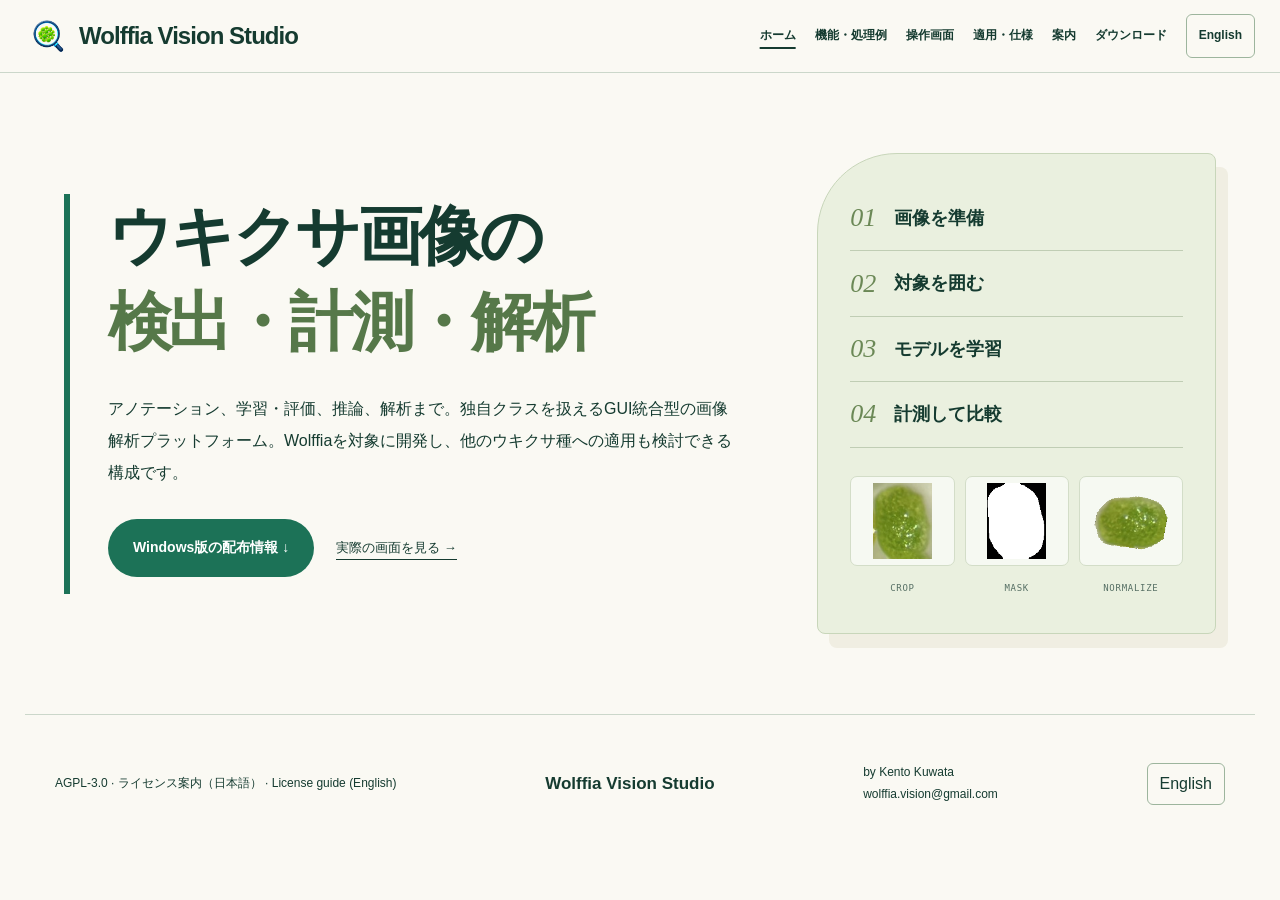
<file: index.html>
<!doctype html><html lang="ja"><head><meta charset="utf-8"><meta name="viewport" content="width=device-width,initial-scale=1"><title>Wolffia Vision Studio | アノテーションから学習・画像解析まで</title><meta name="description" content="アノテーション、学習・評価、推論、解析まで。独自クラスを扱えるGUI統合型の画像解析プラットフォーム。Wolffiaを対象に開発し、他のウキクサ種への適用も検討できる構成です。"><meta property="og:type" content="website"><meta property="og:title" content="Wolffia Vision Studio | アノテーションから学習・画像解析まで"><meta property="og:description" content="アノテーション、学習・評価、推論、解析まで。独自クラスを扱えるGUI統合型の画像解析プラットフォーム。Wolffiaを対象に開発し、他のウキクサ種への適用も検討できる構成です。"><meta name="twitter:card" content="summary"><link rel="icon" type="image/png" href="assets/icon.png"><link rel="shortcut icon" type="image/png" href="assets/icon.png"><link rel="stylesheet" href="style.css"><link rel="stylesheet" href="enhancements.css"><link rel="stylesheet" href="editorial.css"><style>#dataset-request p{max-width:78ch}#dataset-request li{margin:.4em 0}.brand{min-width:0}.brand>span{overflow-wrap:normal}@media(max-width:480px){header .brand{font-size:17px;max-width:75%}}</style><style>.download>div:first-child{display:flex;flex-direction:column;min-width:0}.download>div:first-child>.release-warning{margin-top:auto;border:1px solid #91b99a;border-radius:12px;padding:18px;background:#ffffff0d;color:#f3f6df}.release-warning h3{font-size:1.15rem;margin:0 0 10px}.release-warning p{font-size:.82rem;line-height:1.75;margin:0 0 12px}.release-warning a{text-decoration:underline;font-weight:700;color:#eef6bd}.screenshot-crop{aspect-ratio:auto!important}.screenshot-crop img{transform:none!important;object-fit:contain!important}.lightbox-crop img{transform:none!important}@media(max-width:800px){.download>div:first-child>.release-warning{margin-top:28px}}</style><meta property="og:site_name" content="Wolffia Vision Studio"><link rel="canonical" href="https://wolffiavision-code.github.io/wolffia-vision-studio/"><link rel="alternate" hreflang="ja" href="https://wolffiavision-code.github.io/wolffia-vision-studio/"><link rel="alternate" hreflang="en" href="https://wolffiavision-code.github.io/wolffia-vision-studio/en/"><link rel="alternate" hreflang="x-default" href="https://wolffiavision-code.github.io/wolffia-vision-studio/"><meta property="og:url" content="https://wolffiavision-code.github.io/wolffia-vision-studio/"><meta property="og:image" content="https://wolffiavision-code.github.io/wolffia-vision-studio/assets/icon.png"><script type="application/ld+json">A{"@context":"https://schema.org","@type":"WebSite","name":"Wolffia Vision Studio","alternateName":"Wolffia Vision","url":"https://wolffiavision-code.github.io/wolffia-vision-studio/","inLanguage":["ja","en"]}</script></head><body><a class="skip" href="#main">本文へ移動</a><header><a class="brand" href="#page-home" data-route="home"><img src="assets/icon.png" width="44" height="44" alt=""><span>Wolffia Vision Studio</span></a><button class="menu-toggle" aria-expanded="false" aria-controls="main-nav">メニュー ☰</button><nav id="main-nav" aria-label="メインナビゲーション"><a href="#page-home" data-route="home">ホーム</a><a href="#page-workflow" data-route="workflow">機能・処理例</a><a href="#page-interface" data-route="interface">操作画面</a><a href="#page-adapt" data-route="adapt">適用・仕様</a><a href="#page-guide" data-route="guide">案内</a><a href="#page-download" data-route="download">ダウンロード</a><a class="language-link" href="en/" hreflang="en">English</a></nav></header><main id="main"><section class="hero" data-page="home"><div class="hero-copy"><h1>ウキクサ画像の<br><em>検出・計測・解析</em></h1><p class="lead">アノテーション、学習・評価、推論、解析まで。独自クラスを扱えるGUI統合型の画像解析プラットフォーム。Wolffiaを対象に開発し、他のウキクサ種への適用も検討できる構成です。</p><div class="actions"><a class="primary" href="#page-download" data-route="download">Windows版の配布情報 ↓</a><a class="text-link" href="#page-interface" data-route="interface">実際の画面を見る →</a></div><p class="subtle">Version 1.0.0 · 日本語 / English · PC上で画像処理</p></div><aside class="workflow-panel" aria-label="Workflow"><ol><li><span>01</span><strong>画像を準備</strong></li><li><span>02</span><strong>対象を囲む</strong></li><li><span>03</span><strong>モデルを学習</strong></li><li><span>04</span><strong>計測して比較</strong></li></ol><div class="workflow-specimens"><figure><img src="assets/workflow/crop.jpg" alt="CROP"><figcaption>CROP</figcaption></figure><figure><img src="assets/workflow/mask.png" alt="MASK"><figcaption>MASK</figcaption></figure><figure><img src="assets/workflow/normalized.png" alt="NORMALIZE"><figcaption>NORMALIZE</figcaption></figure></div><p class="specimen-caption">保存済みの同一個体による処理例</p></aside></section><section class="intro" id="workflow" data-page="workflow"><h2>データ作成から<br><em>画像解析まで</em></h2><div class="steps"><article><span class="step-number">01</span><h3>データを作る</h3><p>矩形・マスクの編集、モデル補助、クラス均等型の画像拡張、均等／ランダム分割。</p></article><article><span class="step-number">02</span><h3>モデルを学習する</h3><p>YOLO、SegFormer、LRASPP-MobileNetの学習・追加学習。学習曲線、指標の傾き、検証結果とtest評価。</p></article><article><span class="step-number">03</span><h3>個体を取り出す</h3><p>静止画・連続推論、個体切り抜き、二値マスク、RGBA画像、向き補正。</p></article><article><span class="step-number">04</span><h3>特徴量を計測する</h3><p>面積・長短径・真円度などの計測、CSV、集団分布HTML、形状分別、図表作成。</p></article></div></section><section class="intro example" id="example" data-page="workflow"><h2>検出から特徴量まで：同じ個体を追う</h2><p>保存済みの実行結果を使い、枠Aの個体がどのように処理されるかを示します。</p><div class="example-grid"><figure><h3>01 元画像と検出枠</h3><div class="example-image"><svg viewBox="0 0 1108 1477" role="img" aria-label="元画像の選択した検出枠A"><image href="assets/workflow/original.jpg" width="1108" height="1477"/><rect x="610" y="539" width="102" height="130" fill="none" stroke="#ffda56" stroke-width="8"/><rect x="610" y="486" width="54" height="48" fill="#ffda56"/><text x="622" y="523" font-size="38" font-weight="bold" fill="#18352b">A</text></svg></div><figcaption>保存済み検出座標から、対象Aの枠だけを重ねて表示。</figcaption></figure><figure><h3>02 個体の切り出し</h3><div class="example-image"><img src="assets/workflow/crop.jpg" alt="枠Aから切り出した個体" width="102" height="130" loading="lazy"></div><figcaption>Aの範囲を切り出した保存画像。以降も同じ個体です。</figcaption></figure><figure><h3>03 対象領域の抽出</h3><div class="example-image"><div class="mask-pair"><img src="assets/workflow/overlay.jpg" alt="赤色で示す抽出領域" loading="lazy"><img src="assets/workflow/mask.png" alt="白が対象、黒が背景の二値マスク" loading="lazy"></div></div><figcaption>赤色の重ね合わせと二値マスク。白い領域が計測対象です。</figcaption></figure><figure><h3>04 向き補正と背景除去</h3><div class="example-image"><img src="assets/workflow/normalized.png" alt="長軸を水平にした背景透過画像" width="163" height="141" loading="lazy"></div><figcaption>約79.5°回転し、長軸を水平に。保存済みRGBA画像を表示。</figcaption></figure></div><div class="measurement"><h3>05 特徴量の抽出</h3><p>向き補正後のマスクから得た、保存済みCSVの値です。</p><dl><div><dt>面積</dt><dd>10,607 px²</dd></div><div><dt>楕円の長径</dt><dd>136.82 px</dd></div><div><dt>楕円の短径</dt><dd>97.81 px</dd></div><div><dt>長径／短径</dt><dd>1.399</dd></div><div><dt>真円度</dt><dd>0.765</dd></div></dl><p class="fine">長径・短径は近似楕円の直径です。pxは画素単位で、mmなどへの換算には撮影倍率に対応した校正が必要です。真円度は1に近いほど円形に近い指標です。</p></div><details><summary>処理段階の対応関係</summary><p>同じ検出対象を、切り抜き対応表と内部の個体IDで各処理段階へ対応付けています。</p><p>保存済みの処理例であり、1.0.0の精度ベンチマークではありません。</p></details></section><section class="intro feature-tools" id="annotation-training" data-page="workflow"><h2>アノテーションと学習の機能</h2><div class="hero-tools" aria-label="アノテーションと学習の機能例"><article class="tool-preview annotation-preview"><div class="tool-bar"><strong>アノテーション</strong></div><div class="annotation-layout"><div class="annotation-canvas"><svg viewBox="0 0 1108 1477" role="img" aria-label="提供されたラベルを重ねたアノテーション例"><image href="assets/annotation-example.png" width="1108" height="1477"/><rect x="422.7" y="964.2" width="119.0" height="82.2" fill="none" stroke="#9453c9" stroke-width="4"/><rect x="357.1" y="645.7" width="105.9" height="111.3" fill="none" stroke="#9453c9" stroke-width="4"/><rect x="628.2" y="905.5" width="109.9" height="127.1" fill="none" stroke="#9453c9" stroke-width="4"/><rect x="543.5" y="928.0" width="90.5" height="107.0" fill="none" stroke="#9453c9" stroke-width="4"/><rect x="593.1" y="596.5" width="86.4" height="111.8" fill="none" stroke="#9453c9" stroke-width="4"/><rect x="461.4" y="668.3" width="120.9" height="84.3" fill="none" stroke="#9453c9" stroke-width="4"/><rect x="680.2" y="726.3" width="107.9" height="99.4" fill="none" stroke="#9453c9" stroke-width="4"/><rect x="715.1" y="980.2" width="81.7" height="124.7" fill="none" stroke="#9453c9" stroke-width="4"/><rect x="806.8" y="819.4" width="120.5" height="77.7" fill="none" stroke="#9453c9" stroke-width="4"/><rect x="725.5" y="1095.6" width="120.4" height="116.6" fill="none" stroke="#9453c9" stroke-width="4"/><rect x="681.8" y="513.7" width="117.5" height="95.8" fill="none" stroke="#9453c9" stroke-width="4"/><rect x="925.0" y="865.7" width="107.7" height="118.5" fill="none" stroke="#9453c9" stroke-width="4"/><rect x="698.0" y="604.5" width="121.9" height="90.4" fill="none" stroke="#9453c9" stroke-width="4"/><rect x="640.0" y="1055.8" width="105.6" height="102.3" fill="none" stroke="#9453c9" stroke-width="4"/><rect x="772.7" y="740.0" width="112.5" height="100.7" fill="none" stroke="#9453c9" stroke-width="4"/><rect x="514.6" y="850.2" width="101.4" height="98.3" fill="none" stroke="#9453c9" stroke-width="4"/><rect x="747.2" y="445.1" width="101.1" height="114.4" fill="none" stroke="#9453c9" stroke-width="4"/><rect x="778.7" y="954.1" width="115.8" height="99.1" fill="none" stroke="#9453c9" stroke-width="4"/><rect x="582.3" y="535.6" width="54.1" height="48.9" fill="none" stroke="#d44747" stroke-width="4"/><rect x="743.5" y="818.4" width="48.5" height="45.6" fill="none" stroke="#008864" stroke-width="4"/><rect x="753.7" y="935.5" width="45.9" height="46.3" fill="none" stroke="#008864" stroke-width="4"/><rect x="762.6" y="856.1" width="50.8" height="44.0" fill="none" stroke="#008864" stroke-width="4"/><rect x="769.4" y="704.9" width="47.6" height="43.9" fill="none" stroke="#008864" stroke-width="4"/><rect x="788.6" y="577.4" width="61.1" height="52.0" fill="none" stroke="#008864" stroke-width="4"/><rect x="455.2" y="911.8" width="49.2" height="48.2" fill="none" stroke="#008864" stroke-width="4"/><rect x="255.5" y="768.7" width="40.1" height="41.0" fill="none" stroke="#008864" stroke-width="4"/><rect x="806.8" y="895.8" width="118.9" height="79.0" fill="none" stroke="#9453c9" stroke-width="4"/><rect x="692.1" y="1178.3" width="52.2" height="51.3" fill="none" stroke="#008864" stroke-width="4"/><rect x="607.8" y="888.8" width="44.7" height="48.5" fill="none" stroke="#008864" stroke-width="4"/><rect x="498.9" y="934.1" width="45.5" height="43.1" fill="none" stroke="#008864" stroke-width="4"/><rect x="767.8" y="898.6" width="43.4" height="43.6" fill="none" stroke="#008864" stroke-width="4"/><rect x="286.5" y="722.6" width="124.8" height="89.7" fill="none" stroke="#9453c9" stroke-width="4"/><rect x="646.5" y="674.0" width="112.6" height="71.2" fill="none" stroke="#008864" stroke-width="4"/><rect x="814.8" y="544.1" width="44.4" height="42.7" fill="none" stroke="#008864" stroke-width="4"/><rect x="439.3" y="731.7" width="39.2" height="38.1" fill="none" stroke="#008864" stroke-width="4"/><rect x="361.3" y="799.8" width="36.4" height="30.7" fill="none" stroke="#008864" stroke-width="4"/><rect x="676.7" y="603.4" width="28.0" height="34.7" fill="none" stroke="#008864" stroke-width="4"/><rect x="925.0" y="849.0" width="33.7" height="32.2" fill="none" stroke="#008864" stroke-width="4"/><rect x="267.6" y="644.4" width="92.3" height="106.4" fill="none" stroke="#008864" stroke-width="4"/><rect x="267.5" y="644.8" width="92.3" height="105.9" fill="none" stroke="#9453c9" stroke-width="4"/><rect x="193.5" y="639.2" width="81.9" height="125.3" fill="none" stroke="#008864" stroke-width="4"/><rect x="378.1" y="818.3" width="85.9" height="84.6" fill="none" stroke="#9453c9" stroke-width="4"/><rect x="458.7" y="803.8" width="91.2" height="107.1" fill="none" stroke="#9453c9" stroke-width="4"/><rect x="513.0" y="576.4" width="107.1" height="97.8" fill="none" stroke="#9453c9" stroke-width="4"/></svg><span class="cursor-cross">＋</span></div><ul class="annotation-list"><li><i style="background:#008864"></i>0 vegetative <b>19</b></li><li><i style="background:#9453c9"></i>1 flowering <b>24</b></li><li><i style="background:#d44747"></i>2 dead <b>1</b></li></ul></div><p>提供された矩形ラベルをクラス色で表示。<br>Cキーを押すと、次に新しく作る矩形のクラスIDを循環できます。<br>既存矩形は一覧からクラスを変更できます。<br>全画像への補助ラベリングは1画像ずつ保存します。</p></article><article class="tool-preview training-preview"><div class="tool-bar"><strong>学習状況</strong></div><div class="metric-pills"><b>train loss</b><span>val loss</span><span>precision</span><span>recall</span><span>mAP</span></div><svg class="training-chart" viewBox="0 0 460 220" role="img" aria-label="学習曲線の表示例。実測値ではありません"><path d="M48 20V180H438" fill="none" stroke="#9cae9f"/><path d="M48 46 C110 73 140 88 190 112 S300 151 438 166" fill="none" stroke="#246e49" stroke-width="5"/><path d="M48 59 C105 76 145 99 196 119 S307 145 438 157" fill="none" stroke="#de8d35" stroke-width="5" stroke-dasharray="10 7"/><g fill="#607565" font-size="12"><text x="52" y="207">epoch 1</text><text x="382" y="207">epoch N</text></g></svg><div class="chart-key"><span><i class="train-line"></i>train</span><span><i class="val-line"></i>validation</span></div><p>GUIで学習ログと曲線を確認。Early stopping、optimizer、学習条件を設定できます。図は表示構成の例で、性能値ではありません。</p></article></div></section><section class="screens" id="screens" data-page="interface"><h2>操作画面</h2><p>実際の1.0.0画面です。クリックで拡大できます。ホーム、スペース選択、YOLO操作を掲載し、アノテーションと学習の操作例は機能ページで確認できます。</p><div class="gallery"><figure class="gallery-card"><button class="zoom" data-full="assets/home.png" aria-label="ホーム — 画像を拡大"><span class="screenshot-crop"><img src="assets/home.png" alt="4つのスペースを選ぶ実際のホーム画面。" loading="lazy" width="1570" height="1002"></span><span>ホーム ↗</span></button></figure><figure class="gallery-card"><button class="zoom" data-full="assets/workspace.png" aria-label="推論スペース — 画像を拡大"><span class="screenshot-crop"><img src="assets/workspace.png" alt="推論・処理スペースの作業選択。" loading="lazy" width="1570" height="1002"></span><span>推論スペース ↗</span></button></figure><figure class="gallery-card"><button class="zoom" data-full="assets/yolo.png" aria-label="YOLO操作 — 画像を拡大"><span class="screenshot-crop"><img src="assets/yolo.png" alt="入力・条件・表示領域。精度評価や結果例ではありません。" loading="lazy" width="1570" height="1002"></span><span>YOLO操作 ↗</span></button></figure></div></section><section class="chart-feature intro" id="charts" data-page="workflow"><div><h2>CSVから、<br><em>図と表へ。</em></h2><p>複数ファイルを追加して、列とグループを選択。分布や関係を同じ画面で確認し、図・表・HTMLに保存できます。</p></div><div class="chart-options"><article><span>01</span><h3>分布を見る</h3><p>ヒストグラム・密度曲線・累積分布・箱ひげ図・個体値</p></article><article><span>02</span><h3>関係を見る</h3><p>散布図・傾向線・対数軸・相関ヒートマップ</p></article><article><span>03</span><h3>値をまとめる</h3><p>平均±標準偏差・基本統計量の表</p></article></div></section><section class="intro" id="custom" data-page="adapt"><h2>対象に合わせたクラス設定と追加学習</h2><p>YOLOではクラス名と矩形ラベルを定義し、ご自身の画像で学習できます。標準例はvegetative（栄養個体）、flowering（開花個体）、dead（枯死個体）です。</p><pre class="yaml"><code>nc: 3
names:
  - vegetative
  - flowering
  - dead</code></pre><p class="notice">YAMLを変更するだけで、新クラスを既存モデルが識別するわけではありません。<br>新クラスの教師データと学習が必要です。<br>推論YAMLのクラスIDと順序をモデルに一致させてください。<br>全組合せの自動整合性検査はありません。</p><h3>GUI Fine-Tuning</h3><p>既存重みから、種・系統、倍率、照明、背景などの違いへの適応を試せます。<br>更新が精度向上を保証するものではありません。<br>学習に使わないtest画像で評価してください。<br>領域分割は対象／背景の二値処理で、多クラスマスク学習ではありません。</p><div class="scope"><article><h3>実装・動作確認</h3><p>GUI構築、データ準備、開発PC上でのEXE自己テストを確認。独立した精度評価や別PCの全機能検証とは異なります。</p></article><article><h3>他のウキクサ種への適用</h3><p>Wolffiella、Lemna、Spirodela、Landoltiaなどでも、対象に合わせた教師画像とモデルを用意することで、同じ検出・領域抽出・計測の流れを利用できる可能性があります。<br>既存モデルのそのままの適用や分類精度は未検証です。</p></article><article><h3>検証範囲</h3><p>Windows x64配布物と主要ワークフローを確認。対象種・撮影条件ごとの精度は、利用者の独立testデータで評価してください。</p></article></div></section><section class="intro" id="spec" data-page="adapt"><h2>対応範囲と技術仕様</h2><div class="table-wrap" tabindex="0" role="region" aria-label="Specifications"><table><thead><tr><th>項目</th><th>確認できる内容</th></tr></thead><tbody><tr><th scope="row">OS・実行環境</th><td>Windows x64向けEXEを作成。開発PCでEXEの起動・自己テストを確認。Windows各版・Python未導入PCの動作は未確認。</td></tr><tr><th scope="row">CPU / GPU</th><td>CPUまたは対応するNVIDIA GPUを選択。開発ビルドはPyTorch 2.12.1+cu126。推奨RAM・VRAM、対応ドライバー下限は未確定。</td></tr><tr><th scope="row">保存容量</th><td>セットアップの容量は下の配布情報を参照してください。展開先にも空き容量が必要です。モデル・出力・学習に別途容量が必要。</td></tr><tr><th scope="row">入力画像</th><td>JPG/JPEG、PNG、BMP、TIFF、WEBP。HEIC/HEIFは追加デコーダーに依存。配布EXEでの全形式検証は未完了。</td></tr><tr><th scope="row">アノテーション</th><td>YOLO: imagesとlabels、同名TXT（class_id, x_center, y_center, width, height。座標は0〜1）。マスク: imagesとmasks、同名PNG。</td></tr><tr><th scope="row">モデル</th><td>YOLOの.pt、アプリ対応のSegFormer-B0 / LRASPP-MobileNetV3チェックポイント。任意の他アーキテクチャの重みは非対応。</td></tr><tr><th scope="row">出力</th><td>検出画像・個体画像、マスク、Original / Overlay / Mask / RGBAモンタージュ、normalize画像、CSV、NPZ、JSON、分布HTML。ワークごとに異なります。</td></tr><tr><th scope="row">評価</th><td>YOLO: TP、FP、FN、WC（クラス誤り）、precision、recall、F1、誤判定率、混同行列。誤判定率=(FP+FN+WC)/(TP+FP+FN+WC)。学習時のmAP等とtestワークの指標は別です。公開済み精度ベンチマークはありません。</td></tr><tr><th scope="row">処理と通信</th><td>画像処理はPC内で実行。モデル取得等は外部通信を伴います。依存ライブラリの全通信は監査していません。このWebサイトに画像アップロード機能はありません。</td></tr><tr><th scope="row">形状分別</th><td>MF:母個体候補、DF:娘個体候補、Edge:見切れ・非楕円形の候補。最新ソースはPCA・1〜3群の比較・楕円一致度を用い、画像別の根拠HTMLを出力。生物学的同定ではありません。</td></tr></tbody></table></div></section><section class="intro" id="guide" data-page="guide"><h2>使い始めるために</h2><ol class="instructions"><li><h3>配布情報を確認</h3><p>ダウンロード欄で版、容量、SHA-256を確認します。取得後も同じハッシュであることを照合してください。</p></li><li><h3>セットアップと起動</h3><p>Setup.exeを実行し保存先を選択。スタートメニューから日本語版／English版を開きます。</p></li><li><h3>サンプルで確認</h3><p>「推論・処理」→「YOLO」で画像・モデル・対応YAMLを選択し実行。元画像と結果を確認します。</p></li></ol><p>更新前にプリセット・追加モデル・結果をバックアップし、変更履歴を確認してください。更新後は既知のサンプルで再確認します。</p></section><section class="download" id="download" data-page="download"><div><h2>Windows版を試す</h2><p>初回リリース · 1.0.0</p><p>PC上で画像を処理するWindowsアプリです。</p><aside class="release-warning"><h3>⚠ Windowsの保護警告について</h3><p>この配布物はコード署名なしです。Windowsの保護警告が表示されることがあります。公式配布元とSHA-256を確認し、検査後に信頼できると判断した場合のみ「詳細情報」→「実行」を選択してください。脅威検出やハッシュ不一致の場合は実行しないでください。保護の無効化・除外設定は不要です。管理ポリシー等で実行不可の場合は管理者へ相談してください。</p><a href="WARNINGS_JA.txt">詳しい注意事項</a></aside></div><div class="download-card"><span class="release-label">初回リリース</span><h3>Wolffia Vision Studio</h3><a id="download-link" class="primary" hidden>セットアップを取得 ↓</a><button id="download-pending" class="primary" disabled>配布情報を確認できません</button><p id="release-reason">配布情報を読み込んでいます。</p><a id="source-link" class="text-link" hidden>ソースコード ↗</a><dl id="release-details"></dl><p id="release-hash" class="fine"></p><p class="fine">コード署名なし。動作確認の範囲は配布ファイルの説明をご覧ください。</p></div></section><section class="intro" id="dataset-request" data-page="guide"><h2>教師画像の利用申請</h2><p>教師画像とは、AIに対象の位置や領域を学習させるための画像です。学習には、画像と対になる正解データ（アノテーション）を使います。</p><ul><li>YOLO：画像と、個体を囲む矩形・クラスIDのラベル。</li><li>領域抽出：画像と、個体と背景を区別するマスク。</li></ul><p>このフォームは、Wolffia画像を対象とする教師データの利用申請です。必要な用途とデータ形式をお知らせください。</p><p>提供できる画像・ラベル・マスクの範囲と利用条件は、申請後に個別に確認します。すべての形式や対象種のデータ提供を保証するものではありません。</p><p>アプリの利用自体に申請は不要です。自分で用意した画像とアノテーションでも学習できます。YOLOではクラス名とIDの対応をYAMLに保存します。</p><p>申請フォームから送信します。承認後、取得先とパスワードを個別に案内します。</p><a class="primary" id="external-form" hidden rel="noopener" target="_blank">申請フォームを開く ↗</a><p id="form-pending">フォーム設定を読み込めませんでした。READMEの連絡先をご利用ください。</p></section><section class="faq" id="docs" data-page="guide"><h2>利用案内・FAQ</h2><p>このページには<a href="README.md">日本語README</a>、<a href="README_EN.md">English README</a>、警告・ライセンス案内を掲載しています。検索登録は<a href="SEARCH_CONSOLE_SETUP_JA.md">Search Console設定手順</a>を参照してください。</p><details><summary>プログラミング知識は必要ですか？</summary><p>通常の操作はGUIで行えます。環境導入、モデルやデータの準備、不具合調査には技術的な対応が必要な場合があります。</p></details><details><summary>GPUがなくても使えますか？</summary><p>CPUを選択できます。処理時間はモデル・画像サイズ・環境によって異なり、速度の保証値はありません。</p></details><details><summary>独自画像で学習・クラス追加はできますか？</summary><p>YOLOでは対応するクラス名・矩形ラベル・学習データを準備して学習できます。YAMLの変更だけでは不十分です。マスクは現在二値処理です。</p></details><details><summary>Wolffia以外で使えますか？</summary><p>適用できる可能性があります。<br>対象種の画像に矩形やマスクを付け、YOLOではデータの場所・クラス名をYAMLで設定し、学習・追加学習を行ってください。<br>撮影条件や根・葉状体の扱いも定義し、別のテスト画像で確認します。<br>YAMLの書換えだけではモデルは新しい種やクラスを学びません。</p></details><details><summary>保存先はどこですか？</summary><p>各ワークの出力欄で指定するローカルフォルダです。<br>通常の推論・解析はoutput/practice/run_日時にまとめ、01_yolo、02_crops、03_segmentation、04_features&analysisへ処理段階別に保存します。<br>学習ログとdata.yamlは各finetuneフォルダ内、test結果はweightsの外側となる同じ学習フォルダ直下へ保存できます。<br>出力の生成は正確さの保証ではありません。</p></details><details><summary>MFとEdgeはどう区別しますか？</summary><p>細長さだけでは区別せず、最新ソースはマスクと完全な近似楕円の一致度を利用します。マスク誤りでも一致度は下がるため、候補画像と根拠を確認してください。</p></details><h3>Web変更履歴</h3><p>2026-10-23: 長い1ページ構成を、目的別に切り替える6ページ構成へ変更。クラス均等型拡張、均等分割、学習傾向、RGBAプレビュー、図表条件を反映。</p></section><section class="intro" id="about" data-page="guide"><h2>開発者・ライセンス</h2><p>開発: Kento Kuwata。Wolffiaの画像解析を目的に開発したWindowsアプリケーションです。</p><h3>ソフトウェア・モデル・画像を区別</h3><p>アプリソースはAGPL-3.0として用意しています。<br>第三者ライブラリはそれぞれのライセンスに従います。<br>モデル・サンプル・教師画像の条件は別途確認が必要です。<br>ソフトウェアのライセンスから重みや画像の条件を推定しないでください。</p><h3>他のウキクサの画像処理技術</h3><p>ウキクサや植物の画像処理に関する技術です。対象とする処理や使い方は、それぞれの公開ページで確認できます。</p><ul><li><a href="https://github.com/SamOliveiraLab/Deepweed">Deepweed ↗</a> — ウキクサの領域分割・追跡・成長解析。</li><li><a href="https://github.com/danforthcenter/plantcv">PlantCV ↗</a> — 植物画像の表現型解析。</li></ul><h3>GitHub</h3><p>README・ライセンス・配布情報を確認できます。不具合はIssuesから報告できます。画像やログを添付するときは、個人情報が含まれていないか確認してください。</p><p><a href="https://github.com/wolffiavision-code/wolffia-vision-studio">GitHubページ</a> · <a href="https://github.com/wolffiavision-code/wolffia-vision-studio/releases">Releases</a> · <a href="https://github.com/wolffiavision-code/wolffia-vision-studio/issues">Issues</a></p></section><footer><p><a href="LICENSE">AGPL-3.0</a> · <a href="LICENSE_JA.md">ライセンス案内（日本語）</a> · <a href="LICENSE_EN.md">License guide (English)</a></p><div class="brand">Wolffia Vision Studio</div><p>by Kento Kuwata<br><a href="mailto:wolffia.vision@gmail.com">wolffia.vision@gmail.com</a></p><a class="language-link" href="en/">English</a></footer></main><dialog id="lightbox" aria-label="画像を拡大"><button id="close-lightbox">閉じる ×</button><div class="lightbox-crop"><img id="lightbox-image" alt=""></div><p id="lightbox-caption"></p></dialog><script src="app.js" defer></script><script>fetch('form-config.json').then(r=>r.json()).then(c=>{if(!c.form_url)return;const u=new URL(c.form_url);if(u.protocol!=='https:'||u.username||u.password)return;if(!['forms.gle','docs.google.com','script.google.com'].includes(u.hostname))return;const a=document.querySelector('#external-form');a.href=u.href;a.hidden=false;document.querySelector('#form-pending').hidden=true;}).catch(()=>{});</script></body></html>
</file>
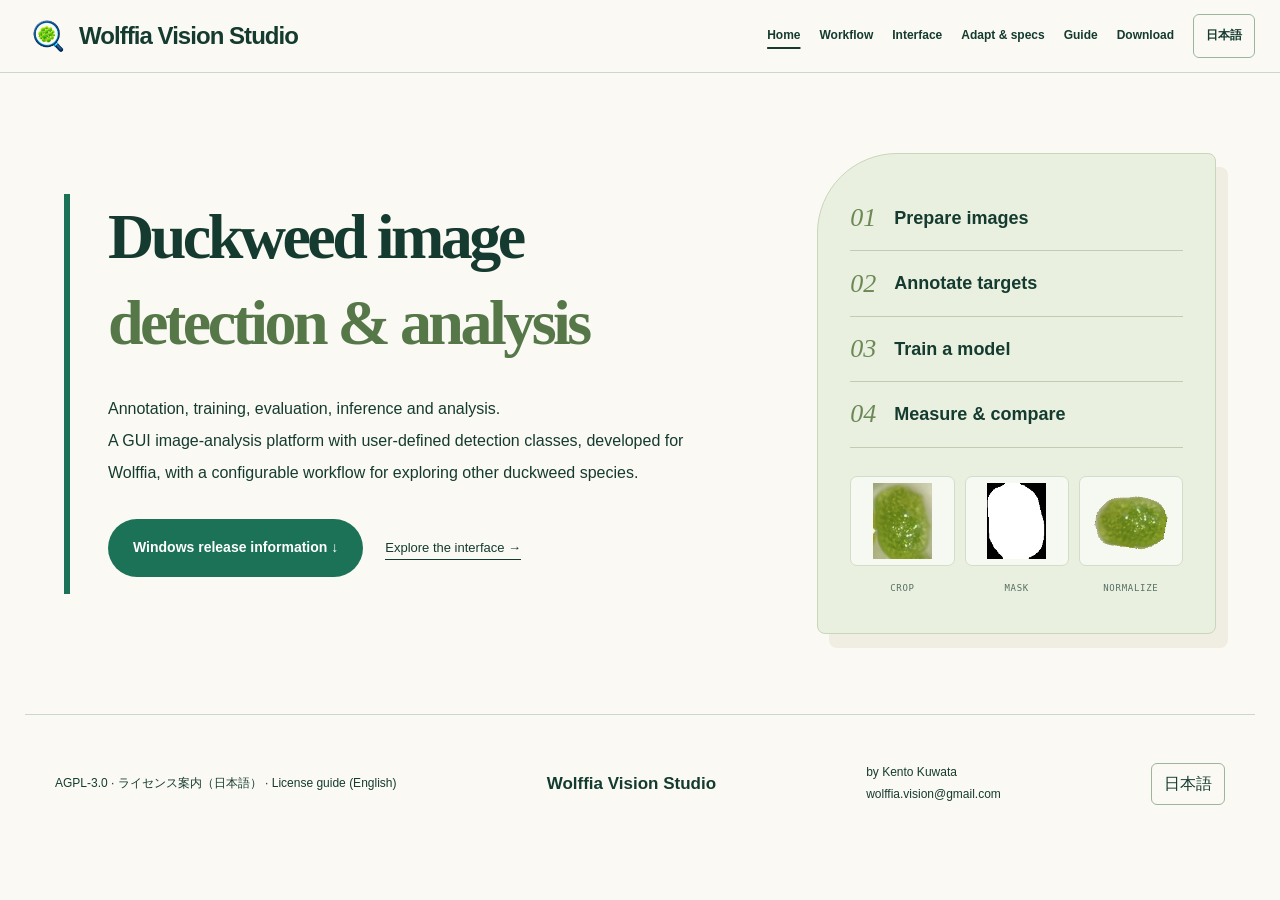
<file: en/index.html>
<!doctype html><html lang="en"><head><meta charset="utf-8"><meta name="viewport" content="width=device-width,initial-scale=1"><title>Wolffia Vision Studio | Annotation, fine-tuning and image analysis</title><meta name="description" content="Annotation, training, evaluation, inference and analysis. A GUI image-analysis platform with user-defined detection classes, developed for Wolffia, with a configurable workflow for exploring other duckweed species."><meta property="og:type" content="website"><meta property="og:title" content="Wolffia Vision Studio | Annotation, fine-tuning and image analysis"><meta property="og:description" content="Annotation, training, evaluation, inference and analysis. A GUI image-analysis platform with user-defined detection classes, developed for Wolffia, with a configurable workflow for exploring other duckweed species."><meta name="twitter:card" content="summary"><link rel="icon" href="../assets/icon.png"><link rel="stylesheet" href="../style.css"><link rel="stylesheet" href="../enhancements.css"><link rel="stylesheet" href="../editorial.css"><style>#dataset-request p{max-width:78ch}#dataset-request li{margin:.4em 0}.brand{min-width:0}.brand>span{overflow-wrap:normal}@media(max-width:480px){header .brand{font-size:17px;max-width:75%}}</style><style>.download>div:first-child{display:flex;flex-direction:column;min-width:0}.download>div:first-child>.release-warning{margin-top:auto;border:1px solid #91b99a;border-radius:12px;padding:18px;background:#ffffff0d;color:#f3f6df}.release-warning h3{font-size:1.15rem;margin:0 0 10px}.release-warning p{font-size:.82rem;line-height:1.75;margin:0 0 12px}.release-warning a{text-decoration:underline;font-weight:700;color:#eef6bd}.screenshot-crop{aspect-ratio:auto!important}.screenshot-crop img{transform:none!important;object-fit:contain!important}.lightbox-crop img{transform:none!important}@media(max-width:800px){.download>div:first-child>.release-warning{margin-top:28px}}</style><meta property="og:site_name" content="Wolffia Vision Studio"><link rel="canonical" href="https://wolffiavision-code.github.io/wolffia-vision-studio/en/"><link rel="alternate" hreflang="ja" href="https://wolffiavision-code.github.io/wolffia-vision-studio/"><link rel="alternate" hreflang="en" href="https://wolffiavision-code.github.io/wolffia-vision-studio/en/"><link rel="alternate" hreflang="x-default" href="https://wolffiavision-code.github.io/wolffia-vision-studio/"><meta property="og:url" content="https://wolffiavision-code.github.io/wolffia-vision-studio/en/"><meta property="og:image" content="https://wolffiavision-code.github.io/wolffia-vision-studio/assets/icon.png"></head><body><a class="skip" href="#main">Skip to content</a><header><a class="brand" href="#page-home" data-route="home"><img src="../assets/icon.png" width="44" height="44" alt=""><span>Wolffia Vision Studio</span></a><button class="menu-toggle" aria-expanded="false" aria-controls="main-nav">Menu ☰</button><nav id="main-nav" aria-label="Main navigation"><a href="#page-home" data-route="home">Home</a><a href="#page-workflow" data-route="workflow">Workflow</a><a href="#page-interface" data-route="interface">Interface</a><a href="#page-adapt" data-route="adapt">Adapt & specs</a><a href="#page-guide" data-route="guide">Guide</a><a href="#page-download" data-route="download">Download</a><a class="language-link" href="../" hreflang="ja">日本語</a></nav></header><main id="main"><section class="hero" data-page="home"><div class="hero-copy"><h1>Duckweed image<br><em>detection & analysis</em></h1><p class="lead">Annotation, training, evaluation, inference and analysis.<br>A GUI image-analysis platform with user-defined detection classes, developed for Wolffia, with a configurable workflow for exploring other duckweed species.</p><div class="actions"><a class="primary" href="#page-download" data-route="download">Windows release information ↓</a><a class="text-link" href="#page-interface" data-route="interface">Explore the interface →</a></div><p class="subtle">Version 1.0.0 · 日本語 / English · Local image processing</p></div><aside class="workflow-panel" aria-label="Workflow"><ol><li><span>01</span><strong>Prepare images</strong></li><li><span>02</span><strong>Annotate targets</strong></li><li><span>03</span><strong>Train a model</strong></li><li><span>04</span><strong>Measure & compare</strong></li></ol><div class="workflow-specimens"><figure><img src="../assets/workflow/crop.jpg" alt="CROP"><figcaption>CROP</figcaption></figure><figure><img src="../assets/workflow/mask.png" alt="MASK"><figcaption>MASK</figcaption></figure><figure><img src="../assets/workflow/normalized.png" alt="NORMALIZE"><figcaption>NORMALIZE</figcaption></figure></div><p class="specimen-caption">Saved processing stages of the same individual</p></aside></section><section class="intro" id="workflow" data-page="workflow"><h2>From datasets<br><em>to image analysis</em></h2><div class="steps"><article><span class="step-number">01</span><h3>Prepare data</h3><p>Box/mask annotation, model assistance, class-balancing augmentation and balanced/random splits.</p></article><article><span class="step-number">02</span><h3>Train models</h3><p>Train or fine-tune YOLO, SegFormer and LRASPP-MobileNet.<br>Inspect learning curves, metric slopes, validation results and held-out tests.</p></article><article><span class="step-number">03</span><h3>Extract individuals</h3><p>Still-image and continuous inference, crops, binary masks, RGBA images and orientation normalization.</p></article><article><span class="step-number">04</span><h3>Explore traits</h3><p>Area, ellipse axes, circularity, CSV, distribution HTML, shape sorting and charts.</p></article></div></section><section class="intro example" id="example" data-page="workflow"><h2>From detection to measurements: one individual</h2><p>Follow individual A through an existing saved processing run.</p><div class="example-grid"><figure><h3>01 Source & detection</h3><div class="example-image"><svg viewBox="0 0 1108 1477" role="img" aria-label="Selected detection box A in the source image"><image href="../assets/workflow/original.jpg" width="1108" height="1477"/><rect x="610" y="539" width="102" height="130" fill="none" stroke="#ffda56" stroke-width="8"/><rect x="610" y="486" width="54" height="48" fill="#ffda56"/><text x="622" y="523" font-size="38" font-weight="bold" fill="#18352b">A</text></svg></div><figcaption>Only box A is displayed using saved detection coordinates.</figcaption></figure><figure><h3>02 Crop</h3><div class="example-image"><img src="../assets/workflow/crop.jpg" alt="Individual cropped from box A" width="102" height="130" loading="lazy"></div><figcaption>Saved crop of box A. The following stages use this same individual.</figcaption></figure><figure><h3>03 Segmentation</h3><div class="example-image"><div class="mask-pair"><img src="../assets/workflow/overlay.jpg" alt="Extracted region shown in red" loading="lazy"><img src="../assets/workflow/mask.png" alt="Binary mask: white foreground, black background" loading="lazy"></div></div><figcaption>Red overlay and binary mask. The white region defines the measurement target.</figcaption></figure><figure><h3>04 Normalize & isolate</h3><div class="example-image"><img src="../assets/workflow/normalized.png" alt="Transparent cutout with the major axis horizontal" width="163" height="141" loading="lazy"></div><figcaption>Rotated by approximately 79.5° to align the major axis. Saved RGBA output.</figcaption></figure></div><div class="measurement"><h3>05 Feature extraction</h3><p>Values from the saved CSV, measured using the orientation-normalized mask.</p><dl><div><dt>Area</dt><dd>10,607 px²</dd></div><div><dt>Ellipse major axis</dt><dd>136.82 px</dd></div><div><dt>Ellipse minor axis</dt><dd>97.81 px</dd></div><div><dt>Major / minor</dt><dd>1.399</dd></div><div><dt>Circularity</dt><dd>0.765</dd></div></dl><p class="fine">Axes are fitted-ellipse diameters.<br>Values in pixels require image-scale calibration before conversion to physical units.<br>Circularity approaches 1 for a circular shape.</p></div><details><summary>Stage correspondence</summary><p>The same detection is linked across stages by the crop manifest and an internal object ID.</p><p>This is a saved processing example, not a 1.0.0 accuracy benchmark.</p></details></section><section class="intro feature-tools" id="annotation-training" data-page="workflow"><h2>Annotation and training features</h2><div class="hero-tools" aria-label="Annotation and training feature examples"><article class="tool-preview annotation-preview"><div class="tool-bar"><strong>Annotation</strong></div><div class="annotation-layout"><div class="annotation-canvas"><svg viewBox="0 0 1108 1477" role="img" aria-label="Annotation example using the supplied labels"><image href="../assets/annotation-example.png" width="1108" height="1477"/><rect x="422.7" y="964.2" width="119.0" height="82.2" fill="none" stroke="#9453c9" stroke-width="4"/><rect x="357.1" y="645.7" width="105.9" height="111.3" fill="none" stroke="#9453c9" stroke-width="4"/><rect x="628.2" y="905.5" width="109.9" height="127.1" fill="none" stroke="#9453c9" stroke-width="4"/><rect x="543.5" y="928.0" width="90.5" height="107.0" fill="none" stroke="#9453c9" stroke-width="4"/><rect x="593.1" y="596.5" width="86.4" height="111.8" fill="none" stroke="#9453c9" stroke-width="4"/><rect x="461.4" y="668.3" width="120.9" height="84.3" fill="none" stroke="#9453c9" stroke-width="4"/><rect x="680.2" y="726.3" width="107.9" height="99.4" fill="none" stroke="#9453c9" stroke-width="4"/><rect x="715.1" y="980.2" width="81.7" height="124.7" fill="none" stroke="#9453c9" stroke-width="4"/><rect x="806.8" y="819.4" width="120.5" height="77.7" fill="none" stroke="#9453c9" stroke-width="4"/><rect x="725.5" y="1095.6" width="120.4" height="116.6" fill="none" stroke="#9453c9" stroke-width="4"/><rect x="681.8" y="513.7" width="117.5" height="95.8" fill="none" stroke="#9453c9" stroke-width="4"/><rect x="925.0" y="865.7" width="107.7" height="118.5" fill="none" stroke="#9453c9" stroke-width="4"/><rect x="698.0" y="604.5" width="121.9" height="90.4" fill="none" stroke="#9453c9" stroke-width="4"/><rect x="640.0" y="1055.8" width="105.6" height="102.3" fill="none" stroke="#9453c9" stroke-width="4"/><rect x="772.7" y="740.0" width="112.5" height="100.7" fill="none" stroke="#9453c9" stroke-width="4"/><rect x="514.6" y="850.2" width="101.4" height="98.3" fill="none" stroke="#9453c9" stroke-width="4"/><rect x="747.2" y="445.1" width="101.1" height="114.4" fill="none" stroke="#9453c9" stroke-width="4"/><rect x="778.7" y="954.1" width="115.8" height="99.1" fill="none" stroke="#9453c9" stroke-width="4"/><rect x="582.3" y="535.6" width="54.1" height="48.9" fill="none" stroke="#d44747" stroke-width="4"/><rect x="743.5" y="818.4" width="48.5" height="45.6" fill="none" stroke="#008864" stroke-width="4"/><rect x="753.7" y="935.5" width="45.9" height="46.3" fill="none" stroke="#008864" stroke-width="4"/><rect x="762.6" y="856.1" width="50.8" height="44.0" fill="none" stroke="#008864" stroke-width="4"/><rect x="769.4" y="704.9" width="47.6" height="43.9" fill="none" stroke="#008864" stroke-width="4"/><rect x="788.6" y="577.4" width="61.1" height="52.0" fill="none" stroke="#008864" stroke-width="4"/><rect x="455.2" y="911.8" width="49.2" height="48.2" fill="none" stroke="#008864" stroke-width="4"/><rect x="255.5" y="768.7" width="40.1" height="41.0" fill="none" stroke="#008864" stroke-width="4"/><rect x="806.8" y="895.8" width="118.9" height="79.0" fill="none" stroke="#9453c9" stroke-width="4"/><rect x="692.1" y="1178.3" width="52.2" height="51.3" fill="none" stroke="#008864" stroke-width="4"/><rect x="607.8" y="888.8" width="44.7" height="48.5" fill="none" stroke="#008864" stroke-width="4"/><rect x="498.9" y="934.1" width="45.5" height="43.1" fill="none" stroke="#008864" stroke-width="4"/><rect x="767.8" y="898.6" width="43.4" height="43.6" fill="none" stroke="#008864" stroke-width="4"/><rect x="286.5" y="722.6" width="124.8" height="89.7" fill="none" stroke="#9453c9" stroke-width="4"/><rect x="646.5" y="674.0" width="112.6" height="71.2" fill="none" stroke="#008864" stroke-width="4"/><rect x="814.8" y="544.1" width="44.4" height="42.7" fill="none" stroke="#008864" stroke-width="4"/><rect x="439.3" y="731.7" width="39.2" height="38.1" fill="none" stroke="#008864" stroke-width="4"/><rect x="361.3" y="799.8" width="36.4" height="30.7" fill="none" stroke="#008864" stroke-width="4"/><rect x="676.7" y="603.4" width="28.0" height="34.7" fill="none" stroke="#008864" stroke-width="4"/><rect x="925.0" y="849.0" width="33.7" height="32.2" fill="none" stroke="#008864" stroke-width="4"/><rect x="267.6" y="644.4" width="92.3" height="106.4" fill="none" stroke="#008864" stroke-width="4"/><rect x="267.5" y="644.8" width="92.3" height="105.9" fill="none" stroke="#9453c9" stroke-width="4"/><rect x="193.5" y="639.2" width="81.9" height="125.3" fill="none" stroke="#008864" stroke-width="4"/><rect x="378.1" y="818.3" width="85.9" height="84.6" fill="none" stroke="#9453c9" stroke-width="4"/><rect x="458.7" y="803.8" width="91.2" height="107.1" fill="none" stroke="#9453c9" stroke-width="4"/><rect x="513.0" y="576.4" width="107.1" height="97.8" fill="none" stroke="#9453c9" stroke-width="4"/></svg><span class="cursor-cross">＋</span></div><ul class="annotation-list"><li><i style="background:#008864"></i>0 vegetative <b>19</b></li><li><i style="background:#9453c9"></i>1 flowering <b>24</b></li><li><i style="background:#d44747"></i>2 dead <b>1</b></li></ul></div><p>Supplied boxes are shown with class colors.<br>Press C to cycle the class ID for the next newly created box.<br>Existing boxes can be changed from the item list.<br>All-image assistance saves each image incrementally.</p></article><article class="tool-preview training-preview"><div class="tool-bar"><strong>Training progress</strong></div><div class="metric-pills"><b>train loss</b><span>val loss</span><span>precision</span><span>recall</span><span>mAP</span></div><svg class="training-chart" viewBox="0 0 460 220" role="img" aria-label="Illustrative training-curve display; not measured values"><path d="M48 20V180H438" fill="none" stroke="#9cae9f"/><path d="M48 46 C110 73 140 88 190 112 S300 151 438 166" fill="none" stroke="#246e49" stroke-width="5"/><path d="M48 59 C105 76 145 99 196 119 S307 145 438 157" fill="none" stroke="#de8d35" stroke-width="5" stroke-dasharray="10 7"/><g fill="#607565" font-size="12"><text x="52" y="207">epoch 1</text><text x="382" y="207">epoch N</text></g></svg><div class="chart-key"><span><i class="train-line"></i>train</span><span><i class="val-line"></i>validation</span></div><p>Inspect logs and curves in the GUI; configure early stopping, optimizer and training conditions.<br>This diagram shows the interface concept, not performance data.</p></article></div></section><section class="screens" id="screens" data-page="interface"><h2>Application interface</h2><p>Actual 1.0.0 screens.<br>Click to enlarge.<br>Home, workspace selection and YOLO controls are shown here; annotation and training examples are included in the workflow view.</p><div class="gallery"><figure class="gallery-card"><button class="zoom" data-full="../assets/home_en.png" aria-label="Home — Enlarge image"><span class="screenshot-crop"><img src="../assets/home_en.png" alt="Actual home screen with four spaces." loading="lazy" width="1570" height="1002"></span><span>Home ↗</span></button></figure><figure class="gallery-card"><button class="zoom" data-full="../assets/workspace_en.png" aria-label="Inference space — Enlarge image"><span class="screenshot-crop"><img src="../assets/workspace_en.png" alt="Task selection in the inference space." loading="lazy" width="1570" height="1002"></span><span>Inference space ↗</span></button></figure><figure class="gallery-card"><button class="zoom" data-full="../assets/yolo_en.png" aria-label="YOLO controls — Enlarge image"><span class="screenshot-crop"><img src="../assets/yolo_en.png" alt="Input, parameter and display areas, not an accuracy evaluation." loading="lazy" width="1570" height="1002"></span><span>YOLO controls ↗</span></button></figure></div></section><section class="chart-feature intro" id="charts" data-page="workflow"><div><h2>From CSV files<br><em>to charts & tables.</em></h2><p>Add multiple files, choose columns and groups, and explore distributions and relationships.<br>Save figures, tables and a self-contained HTML report.</p></div><div class="chart-options"><article><span>01</span><h3>Distributions</h3><p>Histogram · density · ECDF · box · strip plots</p></article><article><span>02</span><h3>Relationships</h3><p>Scatter · trend line · log axes · correlation heatmap</p></article><article><span>03</span><h3>Summaries</h3><p>Mean ± SD · descriptive statistics</p></article></div></section><section class="intro" id="custom" data-page="adapt"><h2>Custom classes and fine-tuning</h2><p>Define YOLO class names and box labels, then train on your own images.<br>The standard example uses vegetative, flowering and dead.</p><pre class="yaml"><code>nc: 3
names:
  - vegetative
  - flowering
  - dead</code></pre><p class="notice">Changing YAML alone does not teach a model new classes.<br>Annotated data and training are required.<br>Match inference YAML class IDs and their order to the trained model; automatic consistency checking does not cover every combination.</p><h3>GUI Fine-Tuning</h3><p>Adapt existing weights to explore differences in species, strains, magnification, lighting or backgrounds.<br>Updates do not guarantee improved accuracy: evaluate on held-out test data.<br>Current segmentation is binary target/background, not multiclass mask training.</p><div class="scope"><article><h3>Implemented / checked</h3><p>GUI construction, data preparation and frozen self-tests on the development PC have been checked; these do not replace independent accuracy or full cross-PC evaluation.</p></article><article><h3>Applying the workflow to other duckweeds</h3><p>The same detection, segmentation and measurement workflow may be applicable to Wolffiella, Lemna, Spirodela and Landoltia with suitable annotated data and models.<br>Direct transfer of the supplied models and accuracy on these genera are not validated.</p></article><article><h3>Validation scope</h3><p>The Windows x64 package and principal workflows are checked.<br>Evaluate accuracy for each species and imaging condition with independent test data.</p></article></div></section><section class="intro" id="spec" data-page="adapt"><h2>Technical scope and specifications</h2><div class="table-wrap" tabindex="0" role="region" aria-label="Specifications"><table><thead><tr><th>Item</th><th>Verified scope</th></tr></thead><tbody><tr><th scope="row">OS / runtime</th><td>Windows x64 application built and self-tested on the development PC. Other Windows versions and Python-free PCs remain unverified.</td></tr><tr><th scope="row">CPU / GPU</th><td>CPU or compatible NVIDIA CUDA GPU selection. Build: PyTorch 2.12.1+cu126. Recommended RAM/VRAM and minimum driver versions are not established.</td></tr><tr><th scope="row">Storage</th><td>See the release information below for setup size. Allow extra space for installation, models, outputs and training.</td></tr><tr><th scope="row">Input images</th><td>JPG/JPEG, PNG, BMP, TIFF, WEBP. HEIC/HEIF depend on an additional decoder. Full format coverage in the EXE is not verified.</td></tr><tr><th scope="row">Annotation</th><td>YOLO: images and labels, matching TXT names (class_id, x_center, y_center, width, height; coordinates normalized 0–1). Masks: images and masks with matching PNG names.</td></tr><tr><th scope="row">Models</th><td>YOLO .pt and app-compatible SegFormer-B0 / LRASPP-MobileNetV3 checkpoints, not arbitrary architectures.</td></tr><tr><th scope="row">Outputs</th><td>Detection/crop images, masks, Original / Overlay / Mask / RGBA montages, normalize images, CSV, NPZ, JSON and distribution HTML, depending on the task.</td></tr><tr><th scope="row">Evaluation</th><td>YOLO: TP, FP, FN, WC (wrong class), precision, recall, F1, error rate and confusion matrices. Error rate=(FP+FN+WC)/(TP+FP+FN+WC). Training mAP and test-workspace metrics are distinct. No public accuracy benchmark is available.</td></tr><tr><th scope="row">Processing / network</th><td>Image processing runs locally. Model retrieval may use the network; all dependency communication has not been audited. This website has no image-upload feature.</td></tr><tr><th scope="row">Shape sorting</th><td>MF: mother-frond candidate; DF: daughter-frond candidate; Edge: truncated/non-elliptical candidate. Latest source uses PCA, 1–3 groups and ellipse agreement with per-image HTML audits, not biological identification.</td></tr></tbody></table></div></section><section class="intro" id="guide" data-page="guide"><h2>Getting started</h2><ol class="instructions"><li><h3>Check the release</h3><p>Confirm version, size and SHA-256 in the download view, then verify the downloaded file against the same hash.</p></li><li><h3>Install and launch</h3><p>Run Setup.exe and choose a location. Open Japanese or English from the Start menu.</p></li><li><h3>Try a sample</h3><p>Open Inference / Processing → YOLO.<br>Select images, weights and matching YAML, run and inspect results.</p></li></ol><p>Back up presets, added models and results before updating; review the change log and repeat a known sample afterward.</p></section><section class="download" id="download" data-page="download"><div><h2>Try the Windows app</h2><p>Initial release · 1.0.0</p><p>A Windows application that processes images on your computer.</p><aside class="release-warning"><h3>⚠ Windows protection warnings</h3><p>This release is unsigned. Windows may show a protection warning. Verify the official source and SHA-256 and scan the file. Only if you trust it, choose More info → Run anyway. Do not run it if a threat is detected or the hash differs. Do not disable protection or add exclusions. Contact your administrator if policy prevents execution.</p><a href="../WARNINGS_EN.txt">Read the full safety notice</a></aside></div><div class="download-card"><span class="release-label">Initial release</span><h3>Wolffia Vision Studio</h3><a id="download-link" class="primary" hidden>Download setup ↓</a><button id="download-pending" class="primary" disabled>Release information unavailable</button><p id="release-reason">Loading release information.</p><a id="source-link" class="text-link" hidden>Source code ↗</a><dl id="release-details"></dl><p id="release-hash" class="fine"></p><p class="fine">Unsigned release. See the release notes for the scope of verification.</p></div></section><section class="intro" id="dataset-request" data-page="guide"><h2>Request training data</h2><p>Training images are images used to teach an AI model where objects are and which pixels belong to them. Training pairs each image with a ground-truth annotation.</p><ul><li>YOLO: images paired with bounding boxes and class IDs.</li><li>Segmentation: images paired with masks separating individuals from the background.</li></ul><p>Use this form to request access to training data for Wolffia images. Describe your intended use and required data format.</p><p>Available images, labels, masks and their terms of use are confirmed individually after a request. Availability of every format or species is not guaranteed.</p><p>No request is needed to use the app. You can train with your own images and annotations. For YOLO, class names and IDs are recorded in a YAML file.</p><p>Submit a request through the form. Approved applicants receive download details and a password separately.</p><a class="primary" id="external-form" hidden rel="noopener" target="_blank">Open request form ↗</a><p id="form-pending">The form configuration could not be loaded. Use the contact address in the README.</p></section><section class="faq" id="docs" data-page="guide"><h2>Guidance and FAQ</h2><p>This page includes the <a href="../README_EN.md">English README</a>, <a href="../README.md">Japanese README</a>, warnings and license guides. See the <a href="../SEARCH_CONSOLE_SETUP_EN.md">Search Console setup guide</a> for indexing setup.</p><details><summary>Do I need programming knowledge?</summary><p>Routine workflows use the GUI.<br>Setup, model/data preparation and troubleshooting may require technical assistance.</p></details><details><summary>Do I need a GPU?</summary><p>CPU is selectable.<br>Runtime depends on the model, image size and computer; no throughput guarantee is provided.</p></details><details><summary>Can I train on my own images or add classes?</summary><p>YOLO supports class names, box labels and training data for custom training.<br>Editing YAML alone is insufficient.<br>Masks are currently binary.</p></details><details><summary>Can I use plants other than Wolffia?</summary><p>Potentially.<br>Annotate target-species images with boxes or masks; for YOLO, configure dataset paths and class names in YAML, then train or fine-tune.<br>Define imaging conditions and how roots/fronds are labeled, and evaluate on held-out images.<br>Editing YAML alone does not teach new species or classes.</p></details><details><summary>Where are results saved?</summary><p>In the local output folder selected for each task.<br>Routine inference and analysis are grouped under output/practice/run_timestamp with 01_yolo, 02_crops, 03_segmentation and 04_features&analysis.<br>Training logs and data.yaml stay in each fine-tune folder; test output can be placed beside weights in that training folder.<br>Producing output does not establish correctness.</p></details><details><summary>How are MF and Edge distinguished?</summary><p>Not by elongation alone.<br>Latest source compares masks with complete fitted ellipses.<br>Segmentation errors also reduce agreement, so inspect the images and audit.</p></details><h3>Website change log</h3><p>2026-10-23: Reorganized the long single page into six switchable views and documented class balancing, balanced splitting, training trends, RGBA previews and chart-specific options.</p></section><section class="intro" id="about" data-page="guide"><h2>Developer and licenses</h2><p>Developed by Kento Kuwata.<br>A Windows application originally developed for Wolffia image analysis.</p><h3>Separate software, models and data</h3><p>Application source is prepared under AGPL-3.0.<br>Third-party libraries retain their licenses.<br>Models, samples and training images need separate terms and redistribution checks; do not infer them from the software license.</p><h3>Other duckweed image-processing technologies</h3><p>Explore other tools for duckweed and plant image analysis.<br>Visit each project to see its workflows and usage.</p><ul><li><a href="https://github.com/SamOliveiraLab/Deepweed">Deepweed ↗</a> — Duckweed segmentation, tracking and growth analysis.</li><li><a href="https://github.com/danforthcenter/plantcv">PlantCV ↗</a> — Plant phenotyping image analysis.</li></ul><h3>GitHub</h3><p>Read the README, license and release information. Report problems through Issues. Check images and logs for personal information before posting.</p><p><a href="https://github.com/wolffiavision-code/wolffia-vision-studio">GitHub repository</a> · <a href="https://github.com/wolffiavision-code/wolffia-vision-studio/releases">Releases</a> · <a href="https://github.com/wolffiavision-code/wolffia-vision-studio/issues">Issues</a></p></section><footer><p><a href="../LICENSE">AGPL-3.0</a> · <a href="../LICENSE_JA.md">ライセンス案内（日本語）</a> · <a href="../LICENSE_EN.md">License guide (English)</a></p><div class="brand">Wolffia Vision Studio</div><p>by Kento Kuwata<br><a href="mailto:wolffia.vision@gmail.com">wolffia.vision@gmail.com</a></p><a class="language-link" href="../">日本語</a></footer></main><dialog id="lightbox" aria-label="Enlarge image"><button id="close-lightbox">Close ×</button><div class="lightbox-crop"><img id="lightbox-image" alt=""></div><p id="lightbox-caption"></p></dialog><script src="../app.js" defer></script><script>fetch('../form-config.json').then(r=>r.json()).then(c=>{if(!c.form_url)return;const u=new URL(c.form_url);if(u.protocol!=='https:'||u.username||u.password)return;if(!['forms.gle','docs.google.com','script.google.com'].includes(u.hostname))return;const a=document.querySelector('#external-form');a.href=u.href;a.hidden=false;document.querySelector('#form-pending').hidden=true;}).catch(()=>{});</script></body></html>
</file>
<file: style.css>
:root{--paper:#f7f7ef;--ink:#153c2b;--muted:#607565;--green:#246e49;--line:#d9e2d5;--lime:#d7ea8d}*{box-sizing:border-box}html{scroll-behavior:smooth;scroll-padding-top:100px}body{margin:0;background:var(--paper);color:var(--ink);font-family:'Yu Gothic UI','Hiragino Kaku Gothic ProN',sans-serif;line-height:1.8}a{color:inherit;text-decoration:none}button{font:inherit}a:focus-visible,button:focus-visible,summary:focus-visible{outline:3px solid #579b48;outline-offset:5px}.skip{position:absolute;top:-60px}.skip:focus{top:0;background:white;z-index:9}header{max-width:1360px;margin:auto;padding:22px 5%;display:flex;align-items:center;justify-content:space-between;border-bottom:1px solid var(--line)}.brand{display:flex;align-items:center;gap:10px;font-size:24px;font-weight:700;line-height:1.2}.brand-sub{display:block;font-size:9px;letter-spacing:.27em;margin-top:5px}nav{display:flex;align-items:center;gap:30px;font-size:13px}.nav-download{border:1px solid var(--ink);padding:9px 20px;border-radius:25px}.hero{max-width:1360px;margin:auto;padding:80px 5% 100px;display:grid;grid-template-columns:1.15fr 1fr;gap:50px;align-items:center}.eyebrow{font-size:11px;letter-spacing:.2em;font-weight:700;margin:0 0 22px}.dot{display:inline-block;width:7px;height:7px;border-radius:50%;background:var(--green);margin-right:10px}h1{font-size:clamp(36px,4.4vw,68px);line-height:1.35;letter-spacing:-.04em;margin:0 0 27px;font-weight:700}h1 em{font-style:normal;color:#54823c}.lead{font-size:16px;line-height:2.1}.actions{display:flex;align-items:center;gap:25px;margin:30px 0 17px}.primary{background:var(--green);color:#fff;display:inline-flex;align-items:center;gap:30px;border-radius:6px;padding:15px 23px;font-size:14px;font-weight:700}.primary:hover{background:#164b33}.primary[hidden]{display:none}.text-link{font-size:13px;border-bottom:1px solid var(--ink)}.subtle{font-size:11px;color:var(--muted)}.hero-art{position:relative;border-radius:48% 48% 12px 12px;background:#e0e9d4;padding:60px 24px 45px;border:1px solid #cfddc2}.hero-art img{width:100%;height:340px;object-fit:cover;border-radius:46% 46% 10px 10px;filter:saturate(.83)}.specimen-label{position:absolute;top:23px;left:0;right:0;text-align:center;font:10px monospace;letter-spacing:.17em}.specimen-note{display:block;text-align:center;font-size:12px;padding-top:16px}.measure{position:absolute;background:#f9faef;border:1px solid var(--line);padding:6px 15px;font:10px monospace;letter-spacing:.1em}.top{top:110px;left:-23px}.bottom{right:-20px;bottom:100px}.intro,.screens,.guide,.faq{max-width:1230px;margin:auto;padding:85px 30px}.intro{border-top:1px solid var(--line)}h2{font-size:clamp(28px,3.3vw,43px);line-height:1.5;letter-spacing:-.025em;margin:0 0 22px}.section-heading{display:flex;justify-content:space-between;gap:50px;align-items:center;margin-bottom:44px}.section-heading>p{max-width:440px;color:var(--muted);font-size:14px}.steps{display:grid;grid-template-columns:repeat(4,1fr);gap:30px}.steps article{border-top:2px solid var(--green);padding-top:20px}.step-number{font:italic 34px Georgia,serif;color:#7f9c66}h3{font-size:20px;margin:15px 0 10px}.steps p{font-size:13px;color:var(--muted)}.tag{font-size:10px;letter-spacing:.05em;display:inline-block;background:#e5ecd9;padding:4px 9px;margin-top:8px}.screens{max-width:none;background:#e8eee2;padding-left:max(30px,calc((100vw - 1170px)/2));padding-right:max(30px,calc((100vw - 1170px)/2))}.screen-tabs{display:flex;gap:10px;margin-bottom:24px}.screen-tabs button{background:transparent;border:1px solid #b4c4b0;padding:8px 20px;border-radius:30px;color:var(--ink);cursor:pointer;font-size:13px}.screen-tabs button[aria-pressed=true]{background:var(--ink);border-color:var(--ink);color:white}.app-window{margin:0;border:1px solid #c5d2bf;background:#fff;border-radius:12px;overflow:hidden;box-shadow:0 20px 45px #163c2a13}.app-window img{display:block;width:100%;height:auto}.window-top{padding:10px 16px;background:#f7faf4;display:flex;gap:6px;align-items:center}.window-top i{width:7px;height:7px;background:#bdc9b7;border-radius:50%}.window-top span{font-size:10px;margin:auto;color:var(--muted)}figcaption{font-size:12px;color:var(--muted);padding:15px 20px}.guide{display:grid;grid-template-columns:1fr 1fr;gap:100px}.guide>div>p:last-child{font-size:14px;color:var(--muted);max-width:400px}.guide ol{padding:0;margin:0;list-style:none}.guide li{display:flex;gap:24px;border-bottom:1px solid var(--line);padding:20px 0}.guide li>span{font:italic 28px Georgia,serif;background:#e6ecd9;width:45px;height:45px;flex-shrink:0;text-align:center;border-radius:50%;padding:7px}.guide h3{margin:0;font-size:17px}.guide li p{font-size:13px;color:var(--muted);margin:8px 0}.download{background:#153c2b;color:#f3f6df;display:grid;grid-template-columns:1fr 1fr;gap:80px;padding:75px max(30px,calc((100vw - 1170px)/2))}.download .eyebrow{color:var(--lime)}.download-note{font-size:13px;color:#bfd2be;max-width:380px}.download-card{background:#f7f8ef;color:var(--ink);padding:32px;border-radius:10px}.release-label{font-size:11px;background:#e6ecd7;padding:5px 10px;border-radius:5px}.download-card>p{font-size:13px}.download-card h3{font-size:23px}.download-card dl{font-size:12px;margin-top:25px}.download-card dl div{display:flex;justify-content:space-between;gap:20px;border-bottom:1px solid var(--line);padding:8px 0}.download-card dd{margin:0;text-align:right}.download-card .fine{font-size:11px;color:var(--muted);word-break:break-all}.faq{max-width:900px}.faq h2{font-size:30px}.faq details{border-bottom:1px solid var(--line);padding:20px 0}.faq summary{cursor:pointer;font-size:15px}.faq details p{font-size:13px;color:var(--muted);padding:5px 15px}footer{border-top:1px solid var(--line);max-width:1230px;margin:auto;padding:35px 30px;display:flex;align-items:center;justify-content:space-between;gap:30px}footer .brand{font-size:17px}footer p{font-size:12px}footer>span{font:10px monospace;letter-spacing:.1em}@media(max-width:800px){header{padding:18px 6%}nav{gap:15px}nav a:not(:last-child){display:none}.hero{grid-template-columns:1fr;padding:48px 7%;gap:40px}.hero-art{max-width:480px;margin:auto;width:100%}.hero-art img{height:300px}.desktop{display:none}.section-heading{display:block}.steps{grid-template-columns:1fr 1fr;gap:30px 20px}.intro,.screens,.guide,.faq{padding:55px 7%}.guide,.download{grid-template-columns:1fr;gap:30px}.download{padding:50px 7%}.actions{flex-wrap:wrap}.screen-tabs button{padding:7px 13px}footer{flex-wrap:wrap}.brand{font-size:21px}footer>span{display:none}}@media(prefers-reduced-motion:reduce){html{scroll-behavior:auto}}
</file>
<file: enhancements.css>
header{position:sticky;top:0;z-index:5;background:#f7f7eff5;max-width:none;padding:14px max(24px,calc((100vw - 1230px)/2));gap:24px}nav{gap:20px}nav a{min-height:44px;display:flex;align-items:center}nav a[aria-current]{text-decoration:underline;text-underline-offset:8px}.language-link{border:1px solid #9db59d;padding:6px 12px;border-radius:6px}.menu-toggle{display:none}.flow{list-style:none;display:flex;flex-wrap:wrap;gap:12px;padding:25px 0}.flow li{padding:10px 15px;border:1px solid #95b295;border-radius:8px;background:#edf3e5}.flow li:not(:last-child)::after{content:' →';padding-left:8px}.scope{display:grid;grid-template-columns:repeat(3,1fr);gap:20px}.scope article{border:1px solid #b7c9b1;border-radius:10px;padding:18px}.scope p{font-size:14px}.notice{border-left:5px solid #a86918;background:#fff5de;padding:20px}.yaml{background:#e6eddf;padding:24px;border-radius:10px;overflow:auto}.table-wrap{overflow:auto}table{width:100%;border-collapse:collapse;font-size:14px}td,th{text-align:left;vertical-align:top;border-bottom:1px solid #bdceba;padding:16px}th{min-width:140px}thead{background:#e6eddf}.gallery{display:grid;grid-template-columns:1fr;gap:28px}.gallery-card{margin:0;border:1px solid #bbceb6;border-radius:12px;overflow:hidden;background:white}.zoom{display:block;width:100%;padding:0;background:white;border:0;color:var(--ink);cursor:zoom-in}.zoom>span:last-child{display:block;text-align:left;padding:12px 20px;font-weight:700}.screenshot-crop{display:block;overflow:hidden;aspect-ratio:1920/1020}.screenshot-crop img{display:block;width:100%;height:auto}.instructions{padding-left:24px}.primary:disabled{background:#c4d0c0;color:#304d36;cursor:not-allowed;border:1px solid #879e82}.download-card dd{max-width:65%}dialog{max-width:95vw;width:1400px;max-height:95vh;border:1px solid #aac1a6;border-radius:12px;padding:18px;background:#f7f7ef}dialog::backdrop{background:#10271dea}#close-lightbox{display:block;margin-left:auto;padding:10px 24px;min-height:44px;cursor:pointer}.lightbox-crop{width:100%;aspect-ratio:1920/1020;overflow:hidden}.lightbox-crop img{display:block;width:100%;height:auto}dialog p{margin:10px 0}summary{min-height:44px}a:hover{text-decoration:underline}.intro p{max-width:1000px}#guide{display:block}#guide p{max-width:1000px}section{scroll-margin-top:90px}
@media(max-width:1000px){.menu-toggle{display:block;min-height:44px;padding:8px 14px;border:1px solid #9db59d;border-radius:6px;background:white;color:#153c2b}header{flex-wrap:wrap}nav{display:none;width:100%;flex-wrap:wrap;background:var(--paper)}nav.open{display:flex}nav a:not(:last-child){display:flex}.scope{grid-template-columns:1fr}.hero{gap:28px}.table-wrap th{min-width:110px}td,th{padding:12px}.download-card{padding:22px}.download-card dl div{gap:10px}header .brand{font-size:20px}.screen-tabs{flex-wrap:wrap}}
@media(max-width:480px){.steps{grid-template-columns:1fr}.flow{display:grid;grid-template-columns:1fr 1fr;font-size:13px}.download-card dl div{display:block}.download-card dd{max-width:none;text-align:left}h1{font-size:36px}.intro,.screens,.faq{padding-left:6%;padding-right:6%}dialog{padding:12px}.primary{max-width:100%;gap:10px}}
.example-grid{display:grid;grid-template-columns:repeat(4,minmax(0,1fr));gap:16px;margin:32px 0}.example-grid figure{margin:0;padding:18px;border:1px solid #b7c9b1;border-radius:12px;background:white;min-width:0}.example-grid h3{font-size:17px;margin:0 0 16px}.example-grid figcaption{font-size:14px;line-height:1.7;padding:14px 0 0}.example-image{height:310px;display:flex;align-items:center;justify-content:center;background:#eff3e9;border-radius:8px;overflow:hidden}.example-image>svg{height:100%;width:100%}.example-image>img{max-width:90%;max-height:90%;width:auto;height:auto;min-width:65%;object-fit:contain}.mask-pair{width:100%;display:flex;flex-direction:column;align-items:center;gap:12px}.mask-pair img{max-height:140px;width:auto;max-width:90%}.measurement{border-left:5px solid #47734a;background:#eaf1e4;padding:26px}.measurement dl{display:grid;grid-template-columns:repeat(5,minmax(0,1fr));gap:14px}.measurement dt{font-size:14px}.measurement dd{font-size:23px;font-weight:700;margin:8px 0}.example details{margin-top:20px;overflow-wrap:anywhere}.scope article:nth-child(2){background:#eaf1e4;border-color:#60865a}.scope article:nth-child(2) p{font-size:16px}
@media(max-width:1100px){.example-grid{grid-template-columns:repeat(2,minmax(0,1fr))}.measurement dl{grid-template-columns:repeat(3,minmax(0,1fr))}}@media(max-width:540px){.example-grid{grid-template-columns:1fr}.example-image{height:320px}.measurement{padding:18px}.measurement dl{grid-template-columns:repeat(2,minmax(0,1fr))}.measurement dd{font-size:20px}}
.hero{grid-template-columns:1fr;max-width:1230px}.hero-copy{max-width:900px}.feature-tools .hero-tools{display:grid;grid-template-columns:1.08fr .92fr;gap:20px;align-items:stretch}.tool-preview{min-width:0;border:1px solid #b8cbb4;border-radius:14px;background:#fff;padding:14px;box-shadow:0 18px 42px #153c2b12}.tool-bar{display:flex;justify-content:space-between;align-items:center;gap:12px;border-bottom:1px solid #d9e2d5;padding:1px 2px 11px}.tool-bar strong{font-size:15px}.tool-bar span{font-size:10px;color:#607565}.tool-preview>p{font-size:11px;line-height:1.65;color:#526a59;margin:11px 2px 0}.annotation-layout{display:grid;grid-template-columns:minmax(0,1fr) 135px;gap:9px;margin-top:12px;height:360px}.annotation-canvas{position:relative;overflow:hidden;border-radius:8px;background:#e8eee2}.annotation-canvas svg{width:100%;height:100%;display:block}.cursor-cross{position:absolute;left:56%;top:45%;color:#fff;text-shadow:0 1px 4px #000;font-size:24px;font-weight:700}.annotation-list{list-style:none;padding:8px;margin:0;background:#f0f4ec;border-radius:8px;font-size:10px;overflow:hidden}.annotation-list li{display:flex;align-items:center;gap:6px;padding:8px 2px;border-bottom:1px solid #d9e2d5;overflow-wrap:anywhere}.annotation-list li b{margin-left:auto}.annotation-list i{width:10px;height:10px;border-radius:3px;flex:none}.metric-pills{display:flex;flex-wrap:wrap;gap:5px;margin:13px 0 4px}.metric-pills span,.metric-pills b{font-size:9px;border:1px solid #9db59d;padding:3px 7px;border-radius:10px}.metric-pills b{background:#246e49;color:#fff}.training-chart{width:100%;height:300px;background:#f5f7f1;border-radius:8px}.chart-key{display:flex;gap:18px;font-size:10px}.chart-key span{display:flex;align-items:center;gap:5px}.chart-key i{width:18px;height:3px;display:inline-block}.train-line{background:#246e49}.val-line{background:#de8d35}.hero-art{display:none}.screenshot-crop,.lightbox-crop{aspect-ratio:1570/1002}
@media(max-width:1180px){.hero{grid-template-columns:1fr}.hero-copy{max-width:780px}.feature-tools .hero-tools{grid-template-columns:1fr 1fr}.annotation-layout{height:300px}}@media(max-width:700px){.feature-tools .hero-tools{grid-template-columns:1fr}.annotation-layout{grid-template-columns:1fr;height:auto}.annotation-canvas{height:360px}.annotation-list{display:grid;grid-template-columns:repeat(3,1fr)}.training-chart{height:250px}.tool-bar{align-items:flex-start;flex-direction:column}.hero{padding-top:48px}}@media(max-width:430px){.annotation-canvas{height:320px}.annotation-list{font-size:9px}.hero{padding-left:5%;padding-right:5%}}
.page-hidden{display:none!important}.page-enter{animation:page-in .28s ease-out}@keyframes page-in{from{opacity:.3;transform:translateY(8px)}to{opacity:1;transform:none}}main{min-height:75vh}nav a[data-route][aria-current="page"]{text-decoration:underline;text-decoration-thickness:2px;text-underline-offset:8px}
/* Quiet hierarchy: composition replaces decorative secondary copy. */
section[data-page]{position:relative}.hero-copy{padding-left:clamp(0px,3vw,38px);border-left:6px solid var(--green)}
.steps article,.chart-options article,.scope article{position:relative;background:#fff;border:1px solid #c7d5c3;border-radius:14px;padding:24px;box-shadow:0 12px 30px #173c2b0b}
.steps article{border-top:5px solid var(--green)}.step-number,.chart-options article>span{display:grid;place-items:center;width:42px;height:42px;border-radius:50%;background:#e1ecd9;color:#315d3c;font-size:16px}
.section-heading{align-items:end}.section-heading>p{border-left:2px solid #9ab497;padding-left:18px;margin-bottom:6px}
.gallery-card{box-shadow:0 18px 50px #173c2b14}.zoom>span:last-child{font-size:16px;border-top:1px solid var(--line)}
.tool-preview>p,.subtle{display:none}.tool-bar{min-height:44px}.tool-bar strong{font-size:17px}.workflow-panel>p,.specimen-caption{display:none}.intro>.flow{display:none}
.workflow-panel ol{margin-top:0}.download>div:first-child{align-self:center}.download-card{box-shadow:0 24px 60px #071b1240}
@media(max-width:700px){.hero-copy{border-left-width:4px;padding-left:18px}.section-heading>p{border-left:0;padding-left:0}.steps article,.chart-options article,.scope article{padding:19px}}
</file>
<file: editorial.css>
/* Botanical editorial: strong hierarchy, quiet diagrams, varied section scale. */
:root{--paper:#faf9f3;--ink:#153b30;--green:#1c7257;--muted:#566f64;--line:#cbd7ca}
body{font-family:'Yu Gothic UI','Segoe UI',sans-serif;font-size:16px}
header{background:#faf9f3f5;backdrop-filter:blur(12px)}
header .brand{letter-spacing:-.04em}.brand-sub{letter-spacing:.25em}
nav{gap:19px}nav a{font-size:12px;font-weight:600}
.eyebrow{font-family:'Consolas',monospace;font-size:11px;letter-spacing:.18em;color:#456650}
h1{font-family:'Yu Mincho','Georgia',serif;font-size:clamp(42px,5vw,72px);font-weight:600;line-height:1.35;letter-spacing:-.055em}
h1 em,h2 em{font-style:normal;color:#567849}
h2{font-size:clamp(29px,3.6vw,49px);line-height:1.4;letter-spacing:-.04em}
.hero{display:grid;grid-template-columns:minmax(0,1.35fr) minmax(290px,.8fr);gap:7%;padding-top:80px;padding-bottom:80px;max-width:1350px}
.hero-copy{max-width:710px}.lead{font-size:16px;line-height:2}.actions{gap:22px}
.primary{border-radius:30px;padding:16px 25px;transition:transform .2s}.primary:hover{transform:translateY(-2px)}
.subtle{font:11px 'Consolas',monospace;margin-top:26px;letter-spacing:.04em}
.workflow-panel{background:#eaf0df;border:1px solid #c8d6ba;padding:32px;border-radius:80px 8px 8px 8px;box-shadow:12px 14px 0 #f0eee2}
.workflow-panel>.eyebrow{text-align:right;margin-bottom:22px}
.workflow-panel ol{list-style:none;padding:0;margin:0}.workflow-panel li{display:flex;align-items:center;gap:18px;border-bottom:1px solid #c0cdb4;padding:16px 0}
.workflow-panel li span{font:italic 26px Georgia,serif;color:#6b8856}.workflow-panel li strong{font-size:18px;font-weight:600}
.workflow-specimens{display:grid;grid-template-columns:repeat(3,1fr);gap:10px;margin-top:28px}.workflow-specimens figure{margin:0;min-width:0}
.workflow-specimens img{width:100%;height:90px;object-fit:contain;background:#fff9;border:1px solid #d3ddc8;border-radius:7px;padding:6px}
.workflow-specimens figcaption{font:9px 'Consolas',monospace;padding:8px 0;text-align:center;letter-spacing:.08em}
.specimen-caption{font-size:10px;margin:6px 0 0;text-align:right;color:#5f7457}
.intro{padding-top:90px;padding-bottom:90px}
#workflow .steps{margin-top:40px;gap:0;border:1px solid var(--line);border-radius:12px;overflow:hidden}
.steps article{border:0;padding:28px 24px;background:#f0f3e8;border-right:1px solid var(--line)}
.steps article:nth-child(2){background:#e7efdf}.steps article:nth-child(3){background:#e0ede5}.steps article:nth-child(4){background:#dae7df;border-right:0}
.step-number{font:italic 42px Georgia,serif;color:#6e8c63}.steps h3{font-size:21px;line-height:1.5}.steps p{font-size:14px}
.flow{margin-bottom:0}.flow li{background:transparent;border:0;padding:5px 9px;font-size:12px}
#example{max-width:1300px}#example>h2{max-width:850px;font-family:'Yu Mincho',Georgia,serif;font-size:clamp(27px,3vw,42px)}
.example-grid{grid-template-columns:1.25fr 1fr 1fr 1fr;gap:12px}.example-grid figure{border-radius:4px;padding:15px;border-top:3px solid #7c9a61}
.example-image{height:290px;border-radius:2px}.example-grid h3{font-size:15px}.example-grid figcaption{font-size:12px}
.measurement{background:#183e31;color:#f6f8e9;border:0;border-radius:8px;padding:30px}.measurement h3{font-size:23px;margin-top:0}.measurement>p{font-size:13px;color:#cfdece}
.measurement dl{gap:22px}.measurement dt{color:#d1dfc6;font-size:12px}.measurement dd{font:32px Georgia,serif;margin-top:10px}.measurement .fine{font-size:12px}
.feature-tools{max-width:none;background:#edf2e8;padding-left:max(30px,calc((100vw - 1170px)/2));padding-right:max(30px,calc((100vw - 1170px)/2))}
.feature-tools h2{font-size:38px}.feature-tools .hero-tools{gap:26px}.tool-preview{padding:22px;border-radius:12px;box-shadow:0 8px 22px #143d2610}.tool-bar strong{font-size:22px}.tool-bar span{font-size:12px}
.tool-preview>p{font-size:14px;line-height:1.85;margin-top:20px}.annotation-layout{height:350px}.annotation-list{font-size:11px}.metric-pills span,.metric-pills b{font-size:11px;padding:5px 9px}.chart-key{font-size:12px}
.screens{background:#faf9f3}.screens>p{font-size:14px;max-width:800px}.gallery{grid-template-columns:1fr 1fr;gap:22px}.gallery-card:first-child{grid-column:1/-1}.gallery-card{border-radius:8px;box-shadow:0 10px 24px #143d2610}.gallery-card figcaption{font-size:12px}
.chart-feature{display:grid;grid-template-columns:1fr 1fr;gap:70px;align-items:start;background:#f3efdf;max-width:none;padding-left:max(30px,calc((100vw - 1170px)/2));padding-right:max(30px,calc((100vw - 1170px)/2))}
.chart-feature>div>p{font-size:15px}.chart-options article{position:relative;border-bottom:1px solid #bfc9b0;padding:15px 0 20px 55px}.chart-options article>span{position:absolute;left:0;top:23px;font:italic 30px Georgia,serif;color:#6d8661}.chart-options h3{font-size:24px;margin-top:0}.chart-options p{font-size:13px;color:#5b6c55}
.scope{gap:15px}.scope article{padding:25px;border-radius:4px}.scope article h3{font-size:19px}.scope article p{font-size:14px!important}
.yaml{max-width:650px;background:#173d31;color:#dff0d9;border-radius:5px;font-size:15px}
.download{background:#143e30;gap:70px}.download h2{font:clamp(35px,4vw,58px) 'Yu Mincho',Georgia,serif}.download-card{box-shadow:14px 14px 0 #315643;border-radius:5px}.download-card h3{font-size:27px}.download-card .text-link{display:inline-block;margin:8px 0}.download-card .text-link[hidden]{display:none}
#about{background:#edf2e8;max-width:none;padding-left:max(30px,calc((100vw - 1170px)/2));padding-right:max(30px,calc((100vw - 1170px)/2))}#about h2{font-size:34px}#about h3{margin-top:35px}#about ul{display:grid;grid-template-columns:1fr 1fr;gap:20px;list-style:none;padding:0}#about li{padding:22px;background:#fafbf6;border:1px solid #ccd9c4}#about li a{display:block;font:24px Georgia,serif;margin-bottom:8px}
@media(max-width:1050px){.hero{gap:4%;grid-template-columns:1.2fr .8fr;padding-left:5%;padding-right:5%}.workflow-panel{padding:24px}.steps article{padding:22px 17px}.example-grid{grid-template-columns:repeat(2,minmax(0,1fr))}.chart-feature{gap:35px}.feature-tools h2{font-size:32px}}
@media(max-width:800px){.hero{grid-template-columns:1fr}.workflow-panel{max-width:540px;width:100%;margin:auto}.hero-copy{max-width:none}.gallery{grid-template-columns:1fr}.gallery-card:first-child{grid-column:auto}.chart-feature{grid-template-columns:1fr}.steps article{border-bottom:1px solid var(--line)}.measurement dd{font-size:26px}#about ul{grid-template-columns:1fr}.feature-tools .hero-tools{grid-template-columns:1fr}.intro{padding-top:55px;padding-bottom:55px}h1{font-size:clamp(36px,7vw,55px)}}
@media(max-width:480px){.example-grid{grid-template-columns:1fr}.workflow-panel{padding:25px}.workflow-specimens img{height:80px}.measurement dl{grid-template-columns:1fr 1fr}.tool-preview{padding:15px}.annotation-list{font-size:10px}.chart-feature{padding-left:6%;padding-right:6%}.workflow-panel li strong{font-size:17px}.steps{grid-template-columns:1fr}.download{padding-bottom:70px}.download-card{padding:24px}.feature-tools h2{font-size:28px}}
@media(prefers-reduced-motion:reduce){.primary{transition:none}.primary:hover{transform:none}}
</file>
